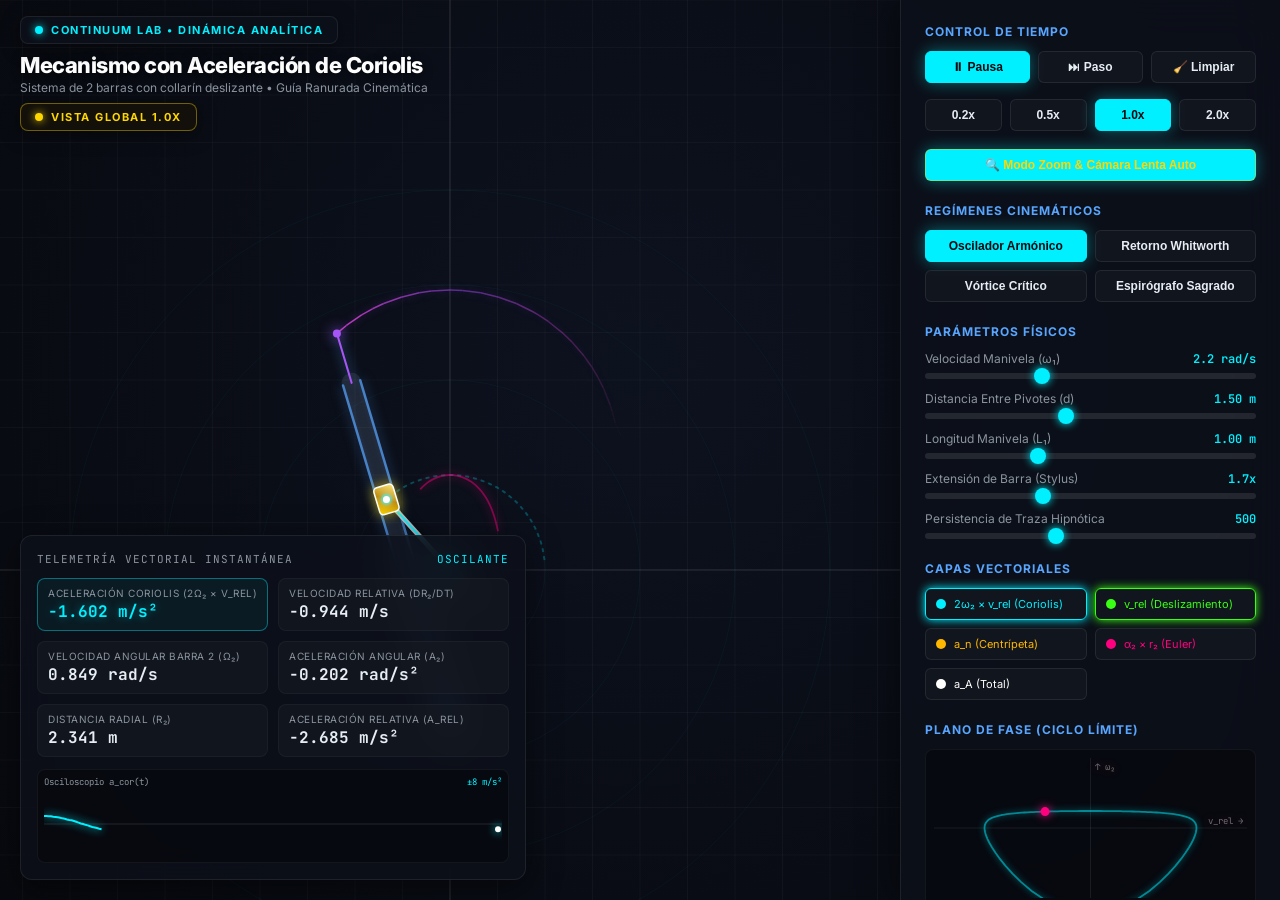
<file: 02 Dinamica y Vibraciones/02 Mecanismo Coriolis Collarin/src/visualization/web/index.html>
<!DOCTYPE html>
<html lang="es">
<head>
  <meta charset="UTF-8">
  <meta name="viewport" content="width=device-width, initial-scale=1.0">
  <title>Simulador Cinemático — Aceleración de Coriolis en Mecanismo de Collarín | Continuum Lab</title>
  <link rel="stylesheet" href="style.css">
  <link rel="preconnect" href="https://fonts.googleapis.com">
  <link rel="preconnect" href="https://fonts.gstatic.com" crossorigin>
  <link href="https://fonts.googleapis.com/css2?family=Inter:wght@400;600;700;800&family=JetBrains+Mono:wght@400;600;700&display=swap" rel="stylesheet">
</head>
<body>
  <div id="app-container">
    
    <!-- Viewport & Canvas de Simulación -->
    <div id="viewport-wrapper">
      
      <!-- Encabezado HUD superior -->
      <div id="header-hud">
        <div class="brand-badge">
          <div class="dot"></div>
          <span>Continuum Lab • Dinámica Analítica</span>
        </div>
        <h1 class="title">Mecanismo con Aceleración de Coriolis</h1>
        <p class="subtitle">Sistema de 2 barras con collarín deslizante • Guía Ranurada Cinemática</p>
        <div id="camera-status-badge" class="brand-badge" style="margin-top: 8px; border-color: rgba(255, 215, 0, 0.4); color: #ffd700; background: rgba(22, 18, 10, 0.85); display: inline-flex;">
          <div class="dot" style="background: #ffd700; box-shadow: 0 0 8px #ffd700;"></div>
          <span id="camera-status-text">VISTA GLOBAL 1.0x</span>
        </div>
      </div>

      <canvas id="sim-canvas"></canvas>

      <!-- Panel de Telemetría Flotante Inferior -->
      <div id="telemetry-box">
        <div class="hud-title">
          <span>Telemetría Vectorial Instantánea</span>
          <span id="telem-regime" style="color: var(--cyan-neon);">Oscilante</span>
        </div>
        
        <div class="telemetry-grid">
          <div class="telemetry-item coriolis-highlight">
            <div class="label">Aceleración Coriolis (2ω₂ × v_rel)</div>
            <div class="val" id="telem-cor">+0.000 m/s²</div>
          </div>
          <div class="telemetry-item">
            <div class="label">Velocidad Relativa (dr₂/dt)</div>
            <div class="val" id="telem-vrel">0.000 m/s</div>
          </div>
          <div class="telemetry-item">
            <div class="label">Velocidad Angular Barra 2 (ω₂)</div>
            <div class="val" id="telem-w2">0.000 rad/s</div>
          </div>
          <div class="telemetry-item">
            <div class="label">Aceleración Angular (α₂)</div>
            <div class="val" id="telem-alpha2">0.000 rad/s²</div>
          </div>
          <div class="telemetry-item">
            <div class="label">Distancia Radial (r₂)</div>
            <div class="val" id="telem-r2">0.000 m</div>
          </div>
          <div class="telemetry-item">
            <div class="label">Aceleración Relativa (a_rel)</div>
            <div class="val" id="telem-arel">0.000 m/s²</div>
          </div>
        </div>

        <!-- Osciloscopio en tiempo real de la onda cíclica de Coriolis -->
        <div id="scope-wrapper">
          <div style="font-size: 9px; font-family: var(--font-mono); color: var(--text-muted); margin-bottom: 4px; display: flex; justify-content: space-between;">
            <span>Osciloscopio a_cor(t)</span>
            <span style="color: var(--cyan-neon);">±8 m/s²</span>
          </div>
          <canvas id="scope-canvas"></canvas>
        </div>
      </div>
    </div>

    <!-- Barra Lateral de Controles e Ingeniería -->
    <div id="control-sidebar">
      <div class="sidebar-content">
        
        <!-- Estado de Ejecución -->
        <div class="panel-section">
          <div class="section-header">Control de Tiempo</div>
          <div class="btn-group">
            <button class="cyber-btn active" id="btn-play">⏸ Pausa</button>
            <button class="cyber-btn" id="btn-step">⏭ Paso</button>
            <button class="cyber-btn" id="btn-clear">🧹 Limpiar</button>
          </div>
          <div class="btn-group" style="margin-top: 4px;">
            <button class="cyber-btn speed-btn" data-speed="0.2">0.2x</button>
            <button class="cyber-btn speed-btn" data-speed="0.5">0.5x</button>
            <button class="cyber-btn speed-btn active" data-speed="1.0">1.0x</button>
            <button class="cyber-btn speed-btn" data-speed="2.0">2.0x</button>
          </div>
          <button class="cyber-btn active" id="btn-cinematic" style="margin-top: 6px; border-color: rgba(255, 215, 0, 0.4); color: #ffd700;">
            🔍 Modo Zoom & Cámara Lenta Auto
          </button>
        </div>

        <!-- Modos y Presets de Movimiento -->
        <div class="panel-section">
          <div class="section-header">Regímenes Cinemáticos</div>
          <div style="display: grid; grid-template-columns: 1fr 1fr; gap: 8px;">
            <button class="cyber-btn preset-btn active" data-preset="harmonic">Oscilador Armónico</button>
            <button class="cyber-btn preset-btn" data-preset="whitworth">Retorno Whitworth</button>
            <button class="cyber-btn preset-btn" data-preset="resonant">Vórtice Crítico</button>
            <button class="cyber-btn preset-btn" data-preset="spirograph">Espirógrafo Sagrado</button>
          </div>
        </div>

        <!-- Parámetros Geométricos del Mecanismo -->
        <div class="panel-section">
          <div class="section-header">Parámetros Físicos</div>
          
          <div class="slider-group">
            <div class="slider-header">
              <span>Velocidad Manivela (ω₁)</span>
              <span class="val-badge" id="val-omega">2.2 rad/s</span>
            </div>
            <input type="range" id="slider-omega" min="0.2" max="6.0" step="0.1" value="2.2">
          </div>

          <div class="slider-group">
            <div class="slider-header">
              <span>Distancia Entre Pivotes (d)</span>
              <span class="val-badge" id="val-d">1.50 m</span>
            </div>
            <input type="range" id="slider-d" min="0.4" max="3.0" step="0.05" value="1.50">
          </div>

          <div class="slider-group">
            <div class="slider-header">
              <span>Longitud Manivela (L₁)</span>
              <span class="val-badge" id="val-l1">1.00 m</span>
            </div>
            <input type="range" id="slider-l1" min="0.5" max="2.0" step="0.05" value="1.00">
          </div>

          <div class="slider-group">
            <div class="slider-header">
              <span>Extensión de Barra (Stylus)</span>
              <span class="val-badge" id="val-ext">1.7x</span>
            </div>
            <input type="range" id="slider-ext" min="1.0" max="3.0" step="0.1" value="1.7">
          </div>

          <div class="slider-group">
            <div class="slider-header">
              <span>Persistencia de Traza Hipnótica</span>
              <span class="val-badge" id="val-trails">500</span>
            </div>
            <input type="range" id="slider-trails" min="50" max="1200" step="50" value="500">
          </div>
        </div>

        <!-- Toggles de Vectores Cinemáticos -->
        <div class="panel-section">
          <div class="section-header">Capas Vectoriales</div>
          <div class="vector-toggles">
            <div class="vector-pill active" data-vector="coriolis" style="color: var(--cyan-neon);">
              <div class="vector-dot" style="background: var(--cyan-neon);"></div>
              <span>2ω₂ × v_rel (Coriolis)</span>
            </div>
            <div class="vector-pill active" data-vector="vrel" style="color: var(--lime-neon);">
              <div class="vector-dot" style="background: var(--lime-neon);"></div>
              <span>v_rel (Deslizamiento)</span>
            </div>
            <div class="vector-pill" data-vector="centripetal" style="color: var(--amber-neon);">
              <div class="vector-dot" style="background: var(--amber-neon);"></div>
              <span>a_n (Centrípeta)</span>
            </div>
            <div class="vector-pill" data-vector="euler" style="color: var(--magenta-neon);">
              <div class="vector-dot" style="background: var(--magenta-neon);"></div>
              <span>α₂ × r₂ (Euler)</span>
            </div>
            <div class="vector-pill" data-vector="total" style="color: var(--white-pure);">
              <div class="vector-dot" style="background: var(--white-pure);"></div>
              <span>a_A (Total)</span>
            </div>
          </div>
        </div>

        <!-- Plano de Fase v_rel vs omega2 -->
        <div class="panel-section">
          <div class="section-header">Plano de Fase (Ciclo Límite)</div>
          <div id="phase-wrapper">
            <canvas id="phase-canvas"></canvas>
          </div>
          <div style="font-size: 11px; color: var(--text-muted); line-height: 1.4;">
            Órbita cerrada en el espacio de estados <code style="color: var(--cyan-neon);">v_rel</code> vs <code style="color: var(--cyan-neon);">ω₂</code>. La aceleración de Coriolis alcanza picos cuando ambas variables están acopladas de manera constructiva.
          </div>
        </div>

      </div>
    </div>

  </div>

  <script type="module" src="simulation.js"></script>
</body>
</html>
</file>
<file: 02 Dinamica y Vibraciones/02 Mecanismo Coriolis Collarin/src/visualization/web/style.css>
/*
 * Continuum Lab — Visual Dynamics
 * Division: 02 Dinamica y Vibraciones / 02 Mecanismo Coriolis Collarin
 * Style Sheet: Cyberpunk Obsidian & Kinetic HUD
 */

:root {
  --bg-deep: #07090e;
  --bg-panel: rgba(13, 17, 26, 0.82);
  --bg-glass: rgba(22, 27, 34, 0.65);
  --border-subtle: rgba(255, 255, 255, 0.08);
  --border-active: rgba(0, 240, 255, 0.35);

  --cyan-neon: #00f0ff;
  --magenta-neon: #ff007f;
  --lime-neon: #39ff14;
  --amber-neon: #ffb800;
  --purple-neon: #a855f7;
  --white-pure: #ffffff;

  --text-main: #e6edf3;
  --text-muted: #8b949e;
  --text-cyan: #58a6ff;

  --font-sans: 'Inter', -apple-system, BlinkMacSystemFont, 'Segoe UI', Roboto, sans-serif;
  --font-mono: 'JetBrains Mono', 'Fira Code', 'Consolas', monospace;
}

* {
  box-sizing: border-box;
  margin: 0;
  padding: 0;
}

body {
  background: radial-gradient(circle at 50% 40%, #0d121f 0%, var(--bg-deep) 100%);
  color: var(--text-main);
  font-family: var(--font-sans);
  overflow: hidden;
  height: 100vh;
  width: 100vw;
  user-select: none;
}

#app-container {
  display: flex;
  height: 100vh;
  width: 100vw;
  position: relative;
}

/* Header overlay */
#header-hud {
  position: absolute;
  top: 16px;
  left: 20px;
  z-index: 10;
  pointer-events: none;
}

.brand-badge {
  display: inline-flex;
  align-items: center;
  gap: 8px;
  background: var(--bg-panel);
  backdrop-filter: blur(12px);
  border: 1px solid var(--border-subtle);
  border-radius: 8px;
  padding: 6px 14px;
  font-size: 11px;
  font-weight: 700;
  letter-spacing: 1.5px;
  text-transform: uppercase;
  color: var(--cyan-neon);
  box-shadow: 0 4px 20px rgba(0, 0, 0, 0.4);
}

.brand-badge .dot {
  width: 8px;
  height: 8px;
  border-radius: 50%;
  background: var(--cyan-neon);
  box-shadow: 0 0 8px var(--cyan-neon);
  animation: pulse-glow 2s infinite ease-in-out;
}

h1.title {
  margin-top: 8px;
  font-size: 22px;
  font-weight: 800;
  letter-spacing: -0.5px;
  color: var(--white-pure);
  text-shadow: 0 2px 10px rgba(0, 0, 0, 0.6);
}

.subtitle {
  font-size: 12px;
  color: var(--text-muted);
  font-weight: 400;
  margin-top: 2px;
}

/* Simulation Canvas */
#viewport-wrapper {
  flex: 1;
  position: relative;
  height: 100%;
}

canvas#sim-canvas {
  width: 100%;
  height: 100%;
  display: block;
}

/* Floating HUD telemetry overlay */
#telemetry-box {
  position: absolute;
  bottom: 20px;
  left: 20px;
  background: var(--bg-panel);
  backdrop-filter: blur(16px);
  border: 1px solid var(--border-subtle);
  border-radius: 12px;
  padding: 16px;
  min-width: 320px;
  z-index: 10;
  box-shadow: 0 8px 32px rgba(0, 0, 0, 0.5);
}

.hud-title {
  font-size: 11px;
  font-family: var(--font-mono);
  letter-spacing: 1px;
  color: var(--text-muted);
  text-transform: uppercase;
  margin-bottom: 12px;
  display: flex;
  justify-content: space-between;
}

.telemetry-grid {
  display: grid;
  grid-template-columns: 1fr 1fr;
  gap: 10px;
}

.telemetry-item {
  background: var(--bg-glass);
  border: 1px solid rgba(255, 255, 255, 0.04);
  border-radius: 8px;
  padding: 8px 10px;
}

.telemetry-item .label {
  font-size: 10px;
  color: var(--text-muted);
  text-transform: uppercase;
  letter-spacing: 0.5px;
}

.telemetry-item .val {
  font-family: var(--font-mono);
  font-size: 16px;
  font-weight: 700;
  color: var(--text-main);
  margin-top: 2px;
}

.telemetry-item.coriolis-highlight {
  border-color: rgba(0, 240, 255, 0.4);
  background: rgba(0, 240, 255, 0.05);
}

.telemetry-item.coriolis-highlight .val {
  color: var(--cyan-neon);
  text-shadow: 0 0 10px rgba(0, 240, 255, 0.4);
}

/* Mini oscilloscope canvas */
#scope-wrapper {
  margin-top: 12px;
  background: rgba(7, 9, 14, 0.7);
  border: 1px solid rgba(255, 255, 255, 0.05);
  border-radius: 8px;
  padding: 6px;
}

canvas#scope-canvas {
  width: 100%;
  height: 64px;
  display: block;
}

/* Control Sidebar */
#control-sidebar {
  width: 380px;
  height: 100vh;
  background: var(--bg-panel);
  backdrop-filter: blur(20px);
  border-left: 1px solid var(--border-subtle);
  display: flex;
  flex-direction: column;
  z-index: 20;
  box-shadow: -8px 0 32px rgba(0, 0, 0, 0.4);
  overflow-y: auto;
}

.sidebar-content {
  padding: 24px;
  display: flex;
  flex-direction: column;
  gap: 22px;
}

.panel-section {
  display: flex;
  flex-direction: column;
  gap: 12px;
}

.section-header {
  font-size: 12px;
  font-weight: 700;
  text-transform: uppercase;
  letter-spacing: 1px;
  color: var(--text-cyan);
  display: flex;
  align-items: center;
  gap: 6px;
}

.btn-group {
  display: flex;
  gap: 8px;
}

button.cyber-btn {
  flex: 1;
  background: var(--bg-glass);
  border: 1px solid var(--border-subtle);
  border-radius: 6px;
  color: var(--text-main);
  padding: 8px 12px;
  font-size: 12px;
  font-weight: 600;
  cursor: pointer;
  transition: all 0.2s cubic-bezier(0.16, 1, 0.3, 1);
  display: inline-flex;
  align-items: center;
  justify-content: center;
  gap: 6px;
}

button.cyber-btn:hover {
  background: rgba(0, 240, 255, 0.1);
  border-color: var(--border-active);
  color: var(--cyan-neon);
  box-shadow: 0 0 12px rgba(0, 240, 255, 0.2);
}

button.cyber-btn.active {
  background: var(--cyan-neon);
  color: #07090e;
  border-color: var(--cyan-neon);
  font-weight: 700;
  box-shadow: 0 0 16px rgba(0, 240, 255, 0.4);
}

.slider-group {
  display: flex;
  flex-direction: column;
  gap: 6px;
}

.slider-header {
  display: flex;
  justify-content: space-between;
  font-size: 12px;
  color: var(--text-muted);
}

.slider-header span.val-badge {
  font-family: var(--font-mono);
  color: var(--cyan-neon);
  font-weight: 600;
}

input[type="range"] {
  -webkit-appearance: none;
  width: 100%;
  height: 6px;
  border-radius: 3px;
  background: rgba(255, 255, 255, 0.1);
  outline: none;
}

input[type="range"]::-webkit-slider-thumb {
  -webkit-appearance: none;
  width: 16px;
  height: 16px;
  border-radius: 50%;
  background: var(--cyan-neon);
  cursor: pointer;
  box-shadow: 0 0 8px var(--cyan-neon);
  transition: transform 0.1s;
}

input[type="range"]::-webkit-slider-thumb:hover {
  transform: scale(1.2);
}

/* Vector Toggles */
.vector-toggles {
  display: grid;
  grid-template-columns: 1fr 1fr;
  gap: 8px;
}

.vector-pill {
  display: flex;
  align-items: center;
  gap: 8px;
  background: var(--bg-glass);
  border: 1px solid var(--border-subtle);
  border-radius: 6px;
  padding: 8px 10px;
  font-size: 11px;
  cursor: pointer;
  transition: all 0.2s;
}

.vector-pill.active {
  border-color: currentColor;
  box-shadow: 0 0 10px currentColor;
}

.vector-dot {
  width: 10px;
  height: 10px;
  border-radius: 50%;
}

/* Phase Space Canvas in sidebar */
#phase-wrapper {
  background: rgba(7, 9, 14, 0.7);
  border: 1px solid rgba(255, 255, 255, 0.05);
  border-radius: 8px;
  padding: 8px;
}

canvas#phase-canvas {
  width: 100%;
  height: 140px;
  display: block;
}

@keyframes pulse-glow {
  0%, 100% { opacity: 1; transform: scale(1); }
  50% { opacity: 0.4; transform: scale(0.85); }
}
</file>
